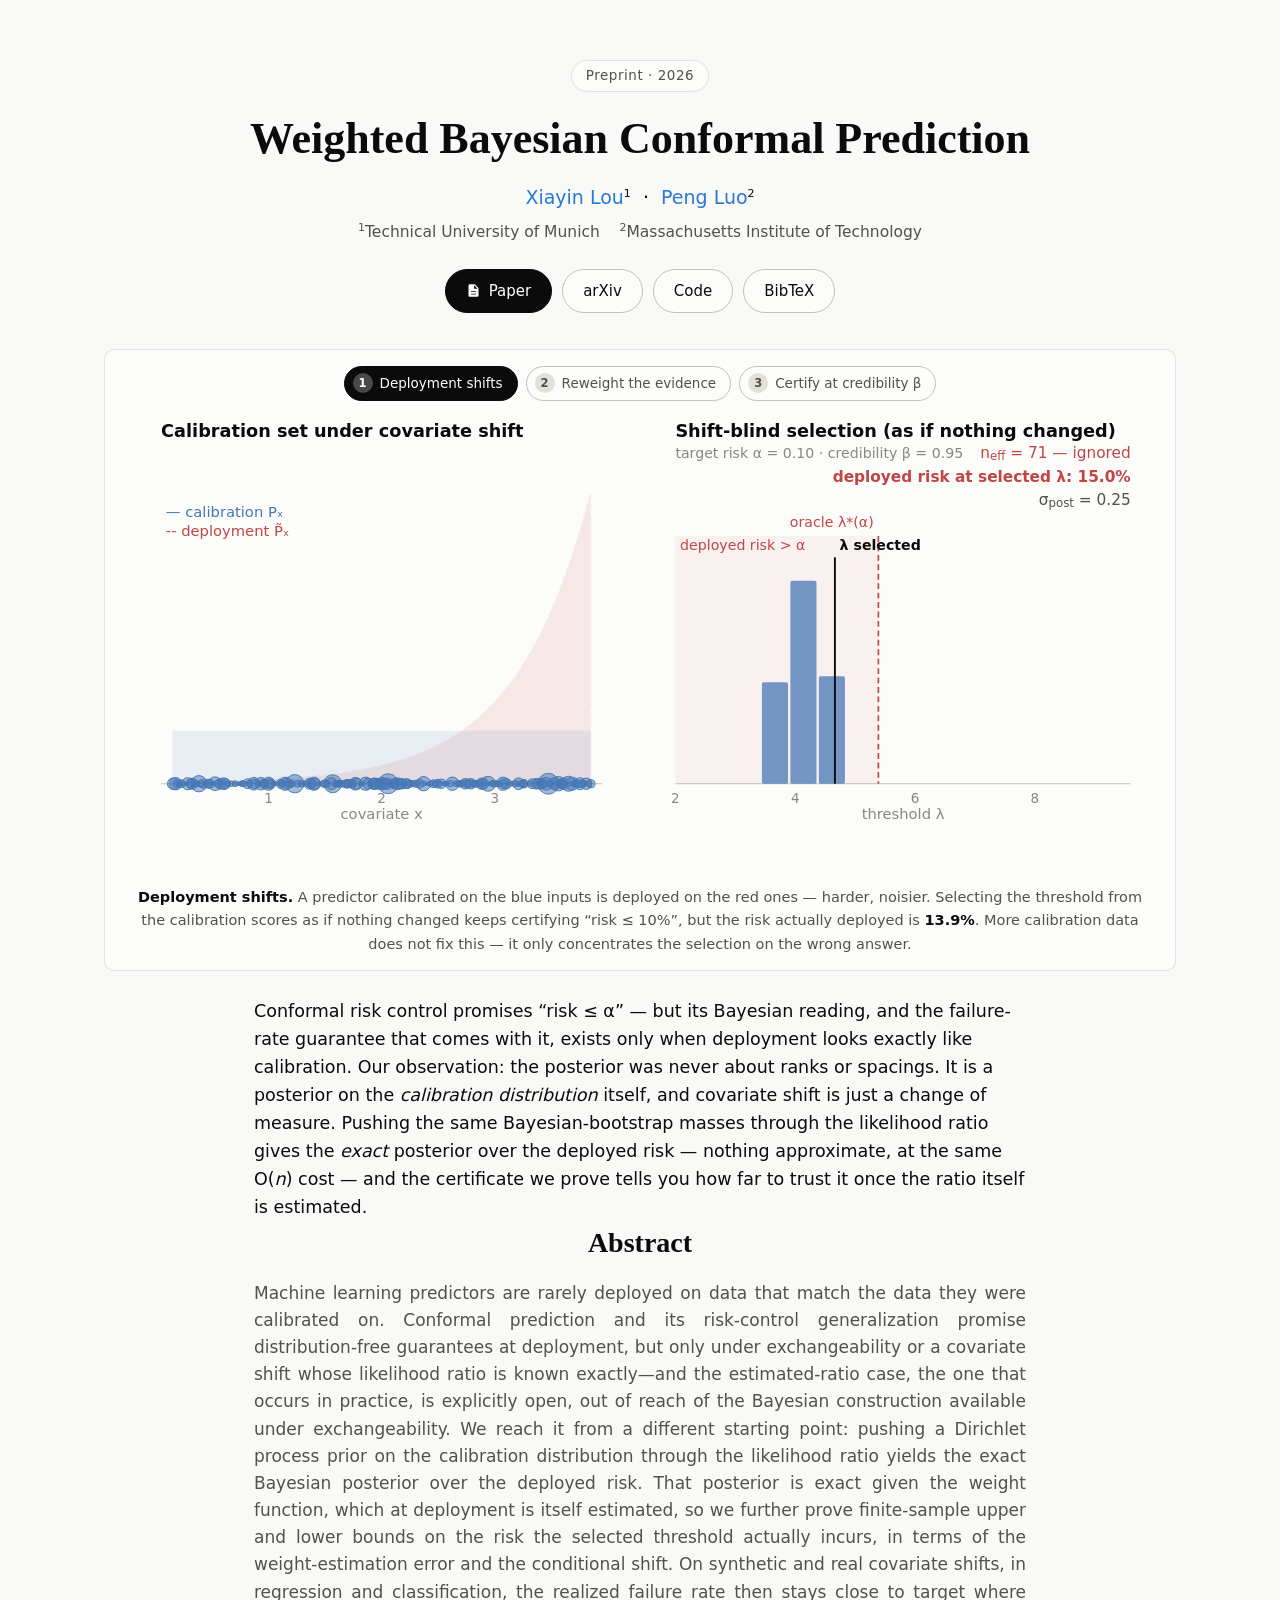
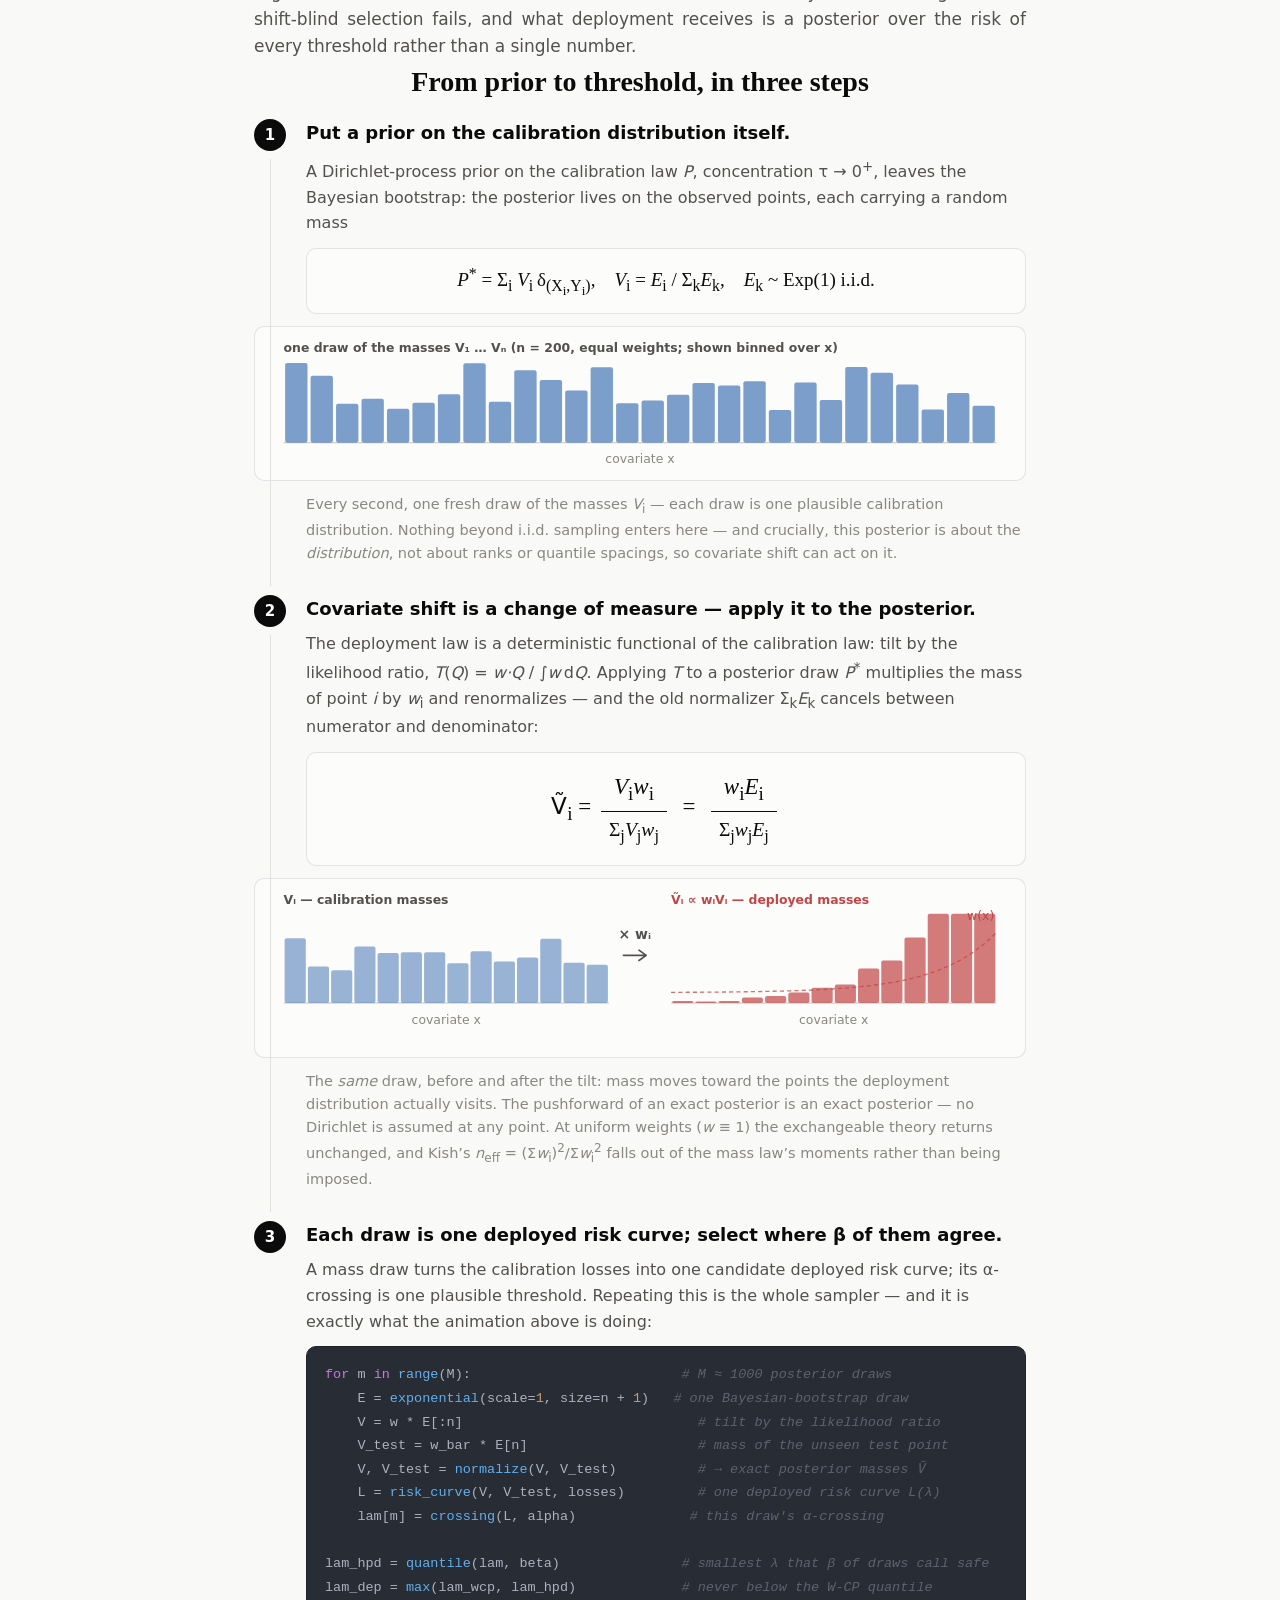
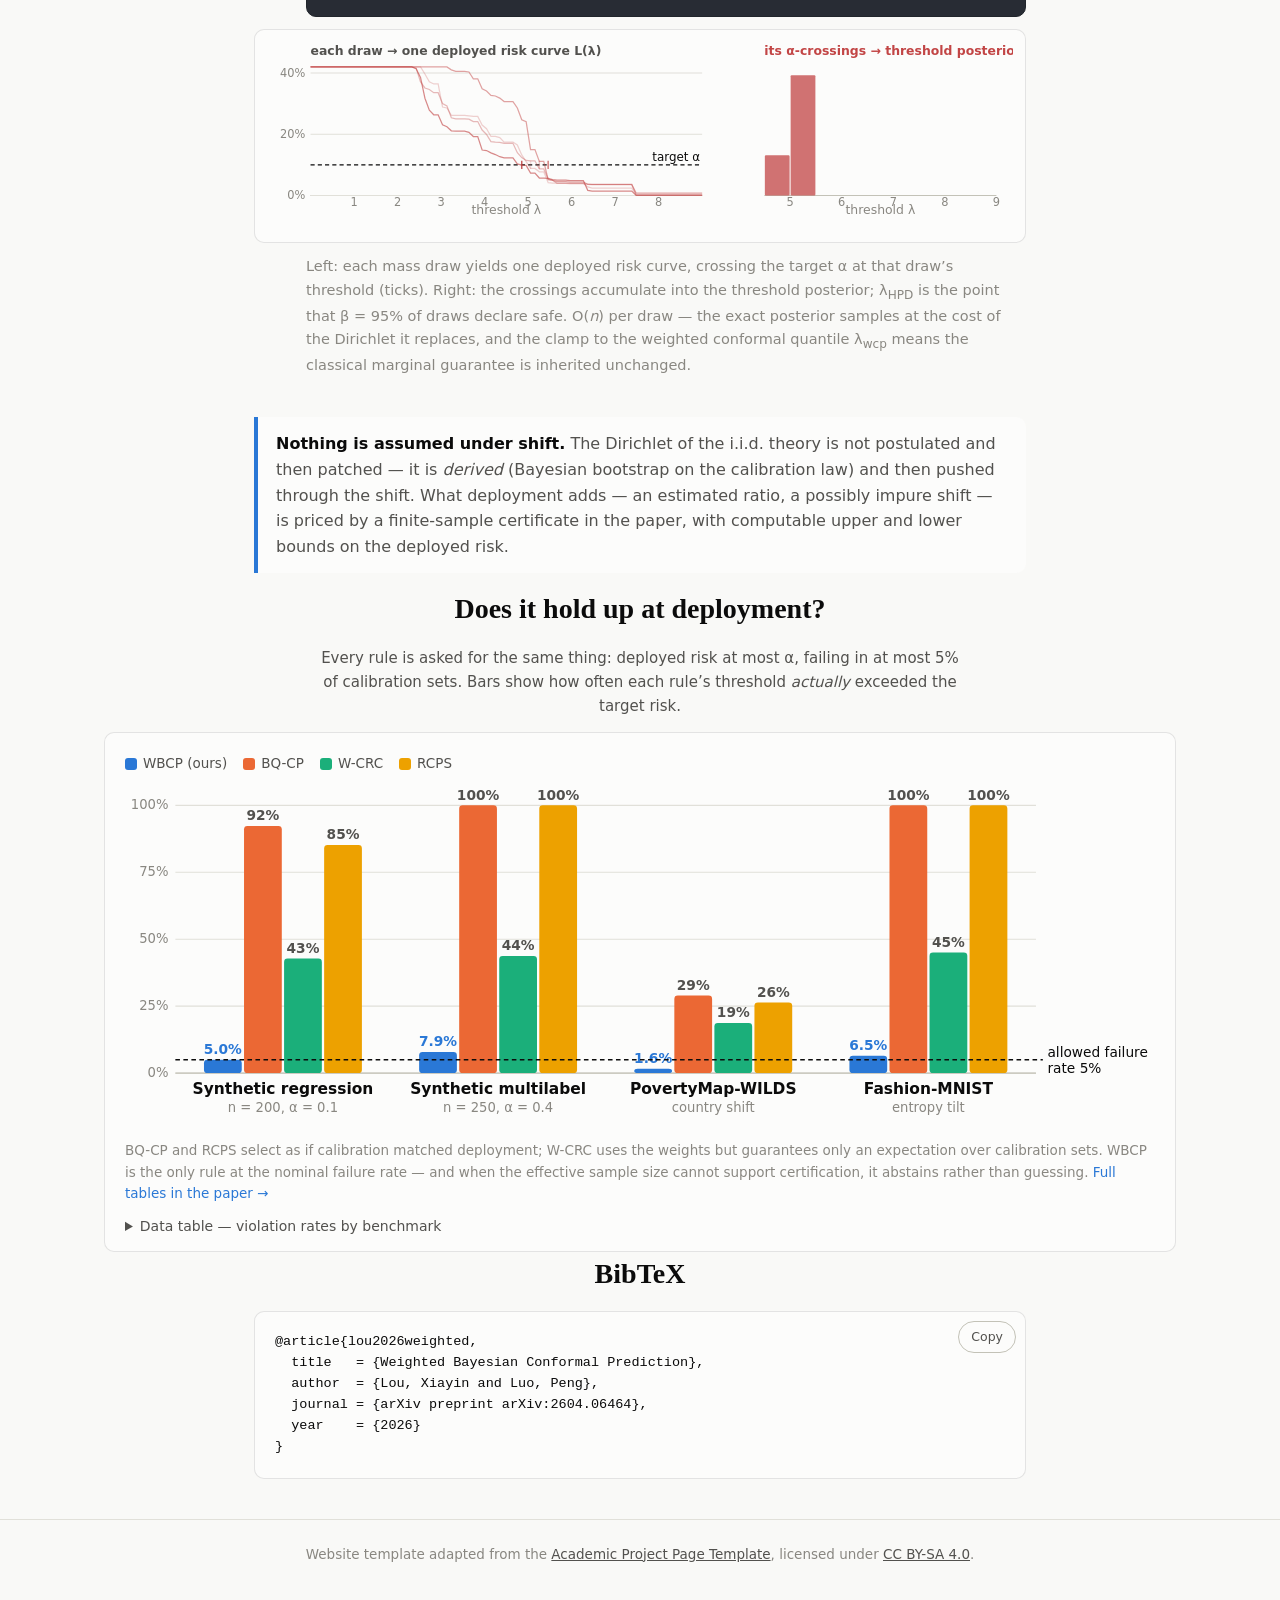
<file: index.html>
<!DOCTYPE html>
<html lang="en">
<head>
  <meta charset="utf-8">
  <meta name="viewport" content="width=device-width, initial-scale=1">
  <title>Weighted Bayesian Conformal Prediction</title>
  <meta name="description"
        content="WBCP: the exact Bayesian posterior over the deployed risk under estimated covariate shift.">
  <link rel="icon" href="data:image/svg+xml,%3Csvg xmlns='http://www.w3.org/2000/svg' viewBox='0 0 100 100'%3E%3Ctext y='0.9em' font-size='90'%3E%F0%9F%8E%AF%3C/text%3E%3C/svg%3E">
  <link rel="stylesheet" href="static/css/style.css">
</head>
<body>

<!-- ================= Hero ================= -->
<header class="hero container">
  <div class="venue-chip">Preprint &middot; 2026</div>
  <h1>Weighted Bayesian Conformal Prediction</h1>
  <p class="authors">
    <a href="mailto:xiayin.lou@tum.de">Xiayin Lou</a><sup>1</sup> &nbsp;&middot;&nbsp;
    <a href="mailto:pengluo@mit.edu">Peng Luo</a><sup>2</sup>
  </p>
  <p class="affil">
    <sup>1</sup>Technical University of Munich &nbsp;&nbsp;
    <sup>2</sup>Massachusetts Institute of Technology
  </p>
  <div class="links">
    <a class="btn" href="static/paper.pdf">
      <svg viewBox="0 0 24 24" fill="currentColor"><path d="M6 2a2 2 0 0 0-2 2v16a2 2 0 0 0 2 2h12a2 2 0 0 0 2-2V8l-6-6H6zm7 1.5L18.5 9H13V3.5zM8 13h8v1.5H8V13zm0 4h8v1.5H8V17z"/></svg>
      Paper
    </a>
    <a class="btn secondary" href="https://arxiv.org/abs/2604.06464">arXiv</a>
    <a class="btn secondary" href="https://github.com/Vezarachan/wbcp">Code</a>
    <a class="btn secondary" href="#bibtex">BibTeX</a>
  </div>
</header>

<!-- ================= Hero animation ================= -->
<section class="container-wide">
  <div class="anim-block">
    <div class="stage-pills" id="stage-pills">
      <button data-stage="0" class="active"><span>1</span> Deployment shifts</button>
      <button data-stage="1"><span>2</span> Reweight the evidence</button>
      <button data-stage="2"><span>3</span> Certify at credibility &beta;</button>
    </div>
    <div id="hero-anim"></div>
    <p class="stage-caption" id="stage-caption"></p>
  </div>
</section>

<section class="container" style="padding-top: 0;">
  <p class="lede">
    Conformal risk control promises &ldquo;risk &le; &alpha;&rdquo; &mdash; but its Bayesian
    reading, and the failure-rate guarantee that comes with it, exists only when
    deployment looks exactly like calibration. Our observation: the posterior was never
    about ranks or spacings. It is a posterior on the <em>calibration distribution</em>
    itself, and covariate shift is just a change of measure. Pushing the same
    Bayesian-bootstrap masses through the likelihood ratio gives the <em>exact</em>
    posterior over the deployed risk &mdash; nothing approximate, at the same
    O(<em>n</em>) cost &mdash; and the certificate we prove tells you how far to trust
    it once the ratio itself is estimated.
  </p>
</section>

<!-- ================= Abstract ================= -->
<section class="container">
  <h2>Abstract</h2>
  <p class="abstract-text">
    Machine learning predictors are rarely deployed on data that match the data they
    were calibrated on. Conformal prediction and its risk-control generalization
    promise distribution-free guarantees at deployment, but only under exchangeability
    or a covariate shift whose likelihood ratio is known exactly&mdash;and the
    estimated-ratio case, the one that occurs in practice, is explicitly open, out of
    reach of the Bayesian construction available under exchangeability. We reach it
    from a different starting point: pushing a Dirichlet process prior on the
    calibration distribution through the likelihood ratio yields the exact Bayesian
    posterior over the deployed risk. That posterior is exact given the weight
    function, which at deployment is itself estimated, so we further prove
    finite-sample upper and lower bounds on the risk the selected threshold actually
    incurs, in terms of the weight-estimation error and the conditional shift. On
    synthetic and real covariate shifts, in regression and classification, the
    realized failure rate then stays close to target where shift-blind selection
    fails, and what deployment receives is a posterior over the risk of every
    threshold rather than a single number.
  </p>
</section>

<!-- ================= Method: three steps ================= -->
<section class="container">
  <h2>From prior to threshold, in three steps</h2>

  <ol class="steps">
    <li>
      <h3>Put a prior on the calibration distribution itself.</h3>
      <p>
        A Dirichlet-process prior on the calibration law <em>P</em>, concentration
        &tau; &rarr; 0<sup>+</sup>, leaves the Bayesian bootstrap: the posterior lives on
        the observed points, each carrying a random mass
      </p>
      <div class="eq-line">
        <em>P</em><sup>*</sup> = &Sigma;<sub>i</sub> <em>V</em><sub>i</sub>&thinsp;&delta;<sub>(X<sub>i</sub>,Y<sub>i</sub>)</sub>,
        &nbsp;&nbsp;
        <em>V</em><sub>i</sub> = <em>E</em><sub>i</sub> / &Sigma;<sub>k</sub><em>E</em><sub>k</sub>,
        &nbsp;&nbsp; <em>E</em><sub>k</sub> ~ Exp(1) i.i.d.
      </div>
      <div class="step-viz" id="viz-boot"></div>
      <p class="step-note">
        Every second, one fresh draw of the masses <em>V</em><sub>i</sub> &mdash; each draw is
        one plausible calibration distribution. Nothing beyond i.i.d. sampling enters here
        &mdash; and crucially, this posterior is about the <em>distribution</em>, not about
        ranks or quantile spacings, so covariate shift can act on it.
      </p>
    </li>
    <li>
      <h3>Covariate shift is a change of measure &mdash; apply it to the posterior.</h3>
      <p>
        The deployment law is a deterministic functional of the calibration law:
        tilt by the likelihood ratio, <em>T</em>(<em>Q</em>) = <em>w&middot;Q</em> / &int;<em>w</em>&thinsp;d<em>Q</em>.
        Applying <em>T</em> to a posterior draw <em>P</em><sup>*</sup> multiplies the mass of point <em>i</em>
        by <em>w</em><sub>i</sub> and renormalizes &mdash; and the old normalizer
        &Sigma;<sub>k</sub><em>E</em><sub>k</sub> cancels between numerator and denominator:
      </p>
      <div class="eq-line eq-main">
        V&#771;<sub>i</sub> =
        <span class="frac">
          <span class="num"><em>V</em><sub>i</sub><em>w</em><sub>i</sub></span>
          <span class="den">&Sigma;<sub>j</sub><em>V</em><sub>j</sub><em>w</em><sub>j</sub></span>
        </span>
        &nbsp;=&nbsp;
        <span class="frac">
          <span class="num"><em>w</em><sub>i</sub><em>E</em><sub>i</sub></span>
          <span class="den">&Sigma;<sub>j</sub><em>w</em><sub>j</sub><em>E</em><sub>j</sub></span>
        </span>
      </div>
      <div class="step-viz" id="viz-tilt"></div>
      <p class="step-note">
        The <em>same</em> draw, before and after the tilt: mass moves toward the points the
        deployment distribution actually visits. The pushforward of an exact posterior is an
        exact posterior &mdash; no Dirichlet is assumed at any point. At uniform weights
        (<em>w</em> &equiv; 1) the exchangeable theory returns unchanged, and Kish&rsquo;s
        <em>n</em><sub>eff</sub> = (&Sigma;<em>w</em><sub>i</sub>)<sup>2</sup>/&Sigma;<em>w</em><sub>i</sub><sup>2</sup>
        falls out of the mass law&rsquo;s moments rather than being imposed.
      </p>
    </li>
    <li>
      <h3>Each draw is one deployed risk curve; select where &beta; of them agree.</h3>
      <p>
        A mass draw turns the calibration losses into one candidate deployed risk curve;
        its &alpha;-crossing is one plausible threshold. Repeating this is the whole
        sampler &mdash; and it is exactly what the animation above is doing:
      </p>
      <pre class="algo"><code><span class="k">for</span> m <span class="k">in</span> <span class="fn">range</span>(M):                          <span class="c"># M &asymp; 1000 posterior draws</span>
    E = <span class="fn">exponential</span>(scale=<span class="nb">1</span>, size=n + <span class="nb">1</span>)   <span class="c"># one Bayesian-bootstrap draw</span>
    V = w * E[:n]                             <span class="c"># tilt by the likelihood ratio</span>
    V_test = w_bar * E[n]                     <span class="c"># mass of the unseen test point</span>
    V, V_test = <span class="fn">normalize</span>(V, V_test)          <span class="c"># &#8594; exact posterior masses V&#771;</span>
    L = <span class="fn">risk_curve</span>(V, V_test, losses)         <span class="c"># one deployed risk curve L(&lambda;)</span>
    lam[m] = <span class="fn">crossing</span>(L, alpha)              <span class="c"># this draw's &alpha;-crossing</span>

lam_hpd = <span class="fn">quantile</span>(lam, beta)               <span class="c"># smallest &lambda; that &beta; of draws call safe</span>
lam_dep = <span class="fn">max</span>(lam_wcp, lam_hpd)             <span class="c"># never below the W-CP quantile</span></code></pre>
      <div class="step-viz" id="viz-curves"></div>
      <p class="step-note">
        Left: each mass draw yields one deployed risk curve, crossing the target &alpha; at
        that draw&rsquo;s threshold (ticks). Right: the crossings accumulate into the threshold
        posterior; &lambda;<sub>HPD</sub> is the point that &beta; = 95% of draws declare safe.
        O(<em>n</em>) per draw &mdash; the exact posterior samples at the cost of the Dirichlet
        it replaces, and the clamp to the weighted conformal quantile &lambda;<sub>wcp</sub>
        means the classical marginal guarantee is inherited unchanged.
      </p>
    </li>
  </ol>

  <div class="insight">
    <b>Nothing is assumed under shift.</b> The Dirichlet of the i.i.d. theory is not
    postulated and then patched &mdash; it is <em>derived</em> (Bayesian bootstrap on the
    calibration law) and then pushed through the shift. What deployment adds &mdash; an
    estimated ratio, a possibly impure shift &mdash; is priced by a finite-sample
    certificate in the paper, with computable upper and lower bounds on the deployed risk.
  </div>
</section>

<!-- ================= Comparison ================= -->
<section class="container-wide" id="comparison">
  <h2>Does it hold up at deployment?</h2>
  <p class="chart-sub" style="text-align:center; max-width:640px; margin:0 auto 6px;">
    Every rule is asked for the same thing: deployed risk at most &alpha;, failing in at
    most 5% of calibration sets. Bars show how often each rule&rsquo;s threshold
    <em>actually</em> exceeded the target risk.
  </p>
  <div class="chart-block">
    <div class="legend-row" id="bars-legend"></div>
    <div id="bars-chart"></div>
    <p class="chart-note">
      BQ-CP and RCPS select as if calibration matched deployment; W-CRC uses the weights
      but guarantees only an expectation over calibration sets. WBCP is the only rule at
      the nominal failure rate &mdash; and when the effective sample size cannot support
      certification, it abstains rather than guessing.
      <a href="static/paper.pdf">Full tables in the paper &rarr;</a>
    </p>
    <div id="bars-table"></div>
  </div>
</section>

<!-- ================= BibTeX ================= -->
<section class="container" id="bibtex">
  <h2>BibTeX</h2>
  <div class="bibtex-box">
    <button class="copy-btn" id="copy-bib">Copy</button>
    <pre id="bib-text">@article{lou2026weighted,
  title   = {Weighted Bayesian Conformal Prediction},
  author  = {Lou, Xiayin and Luo, Peng},
  journal = {arXiv preprint arXiv:2604.06464},
  year    = {2026}
}</pre>
  </div>
</section>

<footer>
  <div class="container">
    <p>
      Website template adapted from the
      <a href="https://github.com/eliahuhorwitz/Academic-project-page-template">Academic Project Page Template</a>,
      licensed under
      <a href="https://creativecommons.org/licenses/by-sa/4.0/">CC BY-SA 4.0</a>.
    </p>
  </div>
</footer>

<div id="tooltip" role="status" aria-hidden="true"></div>

<script src="static/js/d3.v7.min.js"></script>
<script src="static/js/hero.js"></script>
<script src="static/js/steps.js"></script>
<script src="static/js/compare.js"></script>
<script>
  document.getElementById('copy-bib').addEventListener('click', function () {
    var btn = this;
    navigator.clipboard.writeText(document.getElementById('bib-text').textContent)
      .then(function () {
        btn.textContent = 'Copied!';
        setTimeout(function () { btn.textContent = 'Copy'; }, 1500);
      });
  });
</script>
</body>
</html>
</file>
<file: static/css/style.css>
/* WBCP project page — light, self-contained, no external assets */
:root {
  --page: #f9f9f7;
  --surface: #fcfcfb;
  --ink: #0b0b0b;
  --ink-2: #52514e;
  --muted: #898781;
  --grid: #e1e0d9;
  --baseline: #c3c2b7;
  --border: rgba(11, 11, 11, 0.10);
  --accent: #2a78d6;      /* WBCP / calibration */
  --critical: #d03b3b;    /* test tilt / violation */
  --good: #006300;
  --radius: 10px;
  --sans: system-ui, -apple-system, "Segoe UI", sans-serif;
  --serif: Charter, "Bitstream Charter", Cambria, Georgia, serif;
}

* { margin: 0; padding: 0; box-sizing: border-box; }
html { scroll-behavior: smooth; }

body {
  font-family: var(--sans);
  background: var(--page);
  color: var(--ink);
  line-height: 1.6;
  font-size: 17px;
  -webkit-font-smoothing: antialiased;
}

.container { max-width: 820px; margin: 0 auto; padding: 0 24px; }
.container-wide { max-width: 1120px; margin: 0 auto; padding: 0 24px; }

/* ---------- Hero ---------- */
.hero { text-align: center; padding: 60px 0 30px; }

.venue-chip {
  display: inline-block;
  font-size: 13.5px;
  letter-spacing: 0.04em;
  color: var(--ink-2);
  border: 1px solid var(--border);
  background: var(--surface);
  border-radius: 999px;
  padding: 4px 14px;
  margin-bottom: 22px;
}

.hero h1 {
  font-family: var(--serif);
  font-size: clamp(30px, 5vw, 44px);
  font-weight: 700;
  line-height: 1.15;
  margin-bottom: 18px;
}

.authors { font-size: 19px; margin-bottom: 6px; }
.authors a { color: var(--accent); text-decoration: none; }
.authors a:hover { text-decoration: underline; }
.affil { font-size: 15.5px; color: var(--ink-2); margin-bottom: 24px; }
.affil sup, .authors sup { font-size: 11px; }

.links { display: flex; flex-wrap: wrap; gap: 10px; justify-content: center; }

.btn {
  display: inline-flex; align-items: center; gap: 8px;
  background: var(--ink);
  color: #fff;
  border-radius: 999px;
  padding: 9px 20px;
  font-size: 15px;
  text-decoration: none;
  border: 1px solid var(--ink);
  transition: opacity 120ms ease;
}
.btn:hover { opacity: 0.82; }
.btn.secondary { background: var(--surface); color: var(--ink); border-color: var(--baseline); }
.btn svg { width: 15px; height: 15px; flex: none; }
.btn.disabled { opacity: 0.45; pointer-events: none; }

/* ---------- Sections ---------- */
section { padding: 26px 0; }

h2 {
  font-family: var(--serif);
  font-size: 28px;
  margin-bottom: 14px;
  text-align: center;
}

.abstract-text { text-align: justify; color: var(--ink-2); }

.lede { margin-top: 26px; font-size: 17.5px; }

/* ---------- Hero animation ---------- */
.anim-block {
  background: var(--surface);
  border: 1px solid var(--border);
  border-radius: var(--radius);
  padding: 16px 16px 14px;
  margin-top: 6px;
}

.stage-pills { display: flex; gap: 8px; flex-wrap: wrap; justify-content: center; margin-bottom: 10px; }
.stage-pills button {
  font: inherit; font-size: 13.5px;
  padding: 6px 14px 6px 8px;
  border-radius: 999px;
  border: 1px solid var(--baseline);
  background: var(--surface);
  color: var(--ink-2);
  cursor: pointer;
  display: inline-flex; align-items: center; gap: 7px;
  transition: background 150ms ease, color 150ms ease;
}
.stage-pills button span {
  width: 20px; height: 20px; border-radius: 50%;
  background: var(--grid); color: var(--ink-2);
  display: inline-flex; align-items: center; justify-content: center;
  font-size: 11.5px; font-weight: 600;
}
.stage-pills button.active { background: var(--ink); color: #fff; border-color: var(--ink); }
.stage-pills button.active span { background: rgba(255,255,255,0.25); color: #fff; }

#hero-anim { overflow-x: auto; }
#hero-anim svg { width: 100%; min-width: 620px; height: auto; display: block; }

.stage-caption {
  font-size: 14.5px;
  color: var(--ink-2);
  text-align: center;
  min-height: 44px;
  margin-top: 8px;
  padding: 0 10px;
}
.stage-caption b { color: var(--ink); }

/* ---------- Method steps ---------- */
.steps { list-style: none; counter-reset: step; margin-top: 6px; }
.steps > li {
  counter-increment: step;
  position: relative;
  padding: 0 0 26px 52px;
}
.steps > li::before {
  content: counter(step);
  position: absolute; left: 0; top: 0;
  width: 32px; height: 32px; border-radius: 50%;
  background: var(--ink); color: #fff;
  display: flex; align-items: center; justify-content: center;
  font-size: 15px; font-weight: 600;
}
.steps > li:not(:last-child)::after {
  content: "";
  position: absolute; left: 15.5px; top: 40px; bottom: 6px;
  width: 1px; background: var(--grid);
}
.steps h3 { font-size: 18px; margin: 3px 0 8px; }
.steps p { color: var(--ink-2); font-size: 16px; }
.step-note { font-size: 14.5px !important; color: var(--muted) !important; margin-top: 8px; }

.eq-line {
  font-family: var(--serif);
  font-size: 19px;
  text-align: center;
  background: var(--surface);
  border: 1px solid var(--border);
  border-radius: var(--radius);
  padding: 12px 14px;
  margin: 12px 0;
  overflow-x: auto;
}
.eq-line.eq-main { font-size: 23px; padding: 16px 14px; }
.frac { display: inline-flex; flex-direction: column; vertical-align: middle; margin: 0 4px; text-align: center; }
.frac .num { padding: 0 8px 2px; border-bottom: 1.5px solid var(--ink); }
.frac .den { padding: 2px 8px 0; font-size: 0.85em; }

.step-viz {
  background: var(--surface);
  border: 1px solid var(--border);
  border-radius: var(--radius);
  padding: 10px 12px 6px;
  margin: 12px 0 12px -52px;   /* break out of the step indent for a larger canvas */
  overflow-x: auto;
}
@media (max-width: 640px) {
  .step-viz { margin-left: 0; }
}
.step-viz svg { width: 100%; min-width: 560px; height: auto; display: block; }

/* Atom One Dark */
.algo {
  background: #282c34;
  border: 1px solid #21252b;
  border-radius: var(--radius);
  padding: 16px 18px;
  margin: 12px 0;
  overflow-x: auto;
  font-family: ui-monospace, SFMono-Regular, Menlo, monospace;
  font-size: 13.5px;
  line-height: 1.75;
  color: #abb2bf;
}
.algo .c { color: #5c6370; font-style: italic; }  /* comments */
.algo .k { color: #c678dd; }                      /* keywords */
.algo .fn { color: #61afef; }                     /* function calls */
.algo .nb { color: #d19a66; }                     /* numbers */

/* ---------- Certificate ---------- */
.cert-box {
  background: var(--surface);
  border: 1px solid var(--border);
  border-radius: var(--radius);
  padding: 20px 22px 10px;
  margin-top: 14px;
}
.cert-eq-wrap { overflow-x: auto; }
.cert-eq {
  font-family: var(--serif);
  font-size: 17.5px;
  text-align: center;
  white-space: nowrap;
  padding: 6px 0 14px;
}
.tm-prod  { color: var(--accent); font-weight: 600; }
.tm-shift { color: var(--critical); font-weight: 600; }
.tm-stat  { color: var(--muted); font-weight: 600; }
.tm-clamp { color: var(--good); font-weight: 600; }

.term-list { list-style: none; border-top: 1px solid var(--grid); }
.term-list li {
  display: flex; gap: 14px; align-items: baseline;
  padding: 12px 0;
  font-size: 14.5px;
  color: var(--ink-2);
}
.term-list li + li { border-top: 1px solid var(--grid); }
.term-key {
  font-family: var(--serif);
  font-size: 16.5px;
  flex: none;
  min-width: 86px;
}

.insight {
  border-left: 4px solid var(--accent);
  background: var(--surface);
  border-radius: 0 var(--radius) var(--radius) 0;
  padding: 14px 18px;
  margin: 14px 0;
  font-size: 16px;
  color: var(--ink-2);
}
.insight b { color: var(--ink); }

/* ---------- Comparison chart ---------- */
.chart-sub { font-size: 15px; color: var(--ink-2); }

.chart-block {
  background: var(--surface);
  border: 1px solid var(--border);
  border-radius: var(--radius);
  padding: 20px 20px 14px;
  margin-top: 14px;
}
.chart-block #bars-chart { overflow-x: auto; }
.chart-block svg { width: 100%; min-width: 620px; height: auto; display: block; }

.legend-row {
  display: flex; flex-wrap: wrap; gap: 16px;
  font-size: 13.5px; color: var(--ink-2);
  margin: 0 0 12px;
}
.legend-row .li { display: inline-flex; align-items: center; gap: 6px; }
.legend-row .swatch { width: 12px; height: 12px; border-radius: 3px; display: inline-block; }

.chart-note { font-size: 13.5px; color: var(--muted); margin-top: 10px; }
.chart-note a { color: var(--accent); text-decoration: none; }
.chart-note a:hover { text-decoration: underline; }

details.table-view { margin-top: 10px; font-size: 14px; }
details.table-view summary { cursor: pointer; color: var(--ink-2); }
details.table-view table {
  border-collapse: collapse; margin-top: 10px; width: 100%;
  font-variant-numeric: tabular-nums;
}
details.table-view th, details.table-view td {
  border-bottom: 1px solid var(--grid);
  padding: 5px 10px; text-align: right;
}
details.table-view th:first-child, details.table-view td:first-child { text-align: left; }
details.table-view th { color: var(--ink-2); font-weight: 600; }

#tooltip {
  position: fixed;
  pointer-events: none;
  background: var(--ink);
  color: #fff;
  font-size: 13px;
  line-height: 1.45;
  padding: 8px 11px;
  border-radius: 8px;
  opacity: 0;
  transition: opacity 90ms ease;
  z-index: 50;
  max-width: 260px;
}
#tooltip .tt-title { font-weight: 600; margin-bottom: 2px; }
#tooltip .tt-row { display: flex; align-items: center; gap: 6px; }
#tooltip .tt-swatch { width: 9px; height: 9px; border-radius: 2px; display: inline-block; flex: none; }

/* ---------- BibTeX ---------- */
.bibtex-box { position: relative; margin-top: 6px; }
.bibtex-box pre {
  background: var(--surface);
  border: 1px solid var(--border);
  border-radius: var(--radius);
  padding: 20px;
  overflow-x: auto;
  font-size: 13.5px;
  line-height: 1.55;
  font-family: ui-monospace, SFMono-Regular, Menlo, monospace;
}
.copy-btn {
  position: absolute; top: 10px; right: 10px;
  font: inherit; font-size: 12.5px;
  padding: 5px 12px;
  border-radius: 999px;
  border: 1px solid var(--baseline);
  background: var(--surface);
  color: var(--ink-2);
  cursor: pointer;
}
.copy-btn:hover { background: var(--page); }

/* ---------- Footer ---------- */
footer {
  border-top: 1px solid var(--grid);
  margin-top: 40px;
  padding: 24px 0 38px;
  font-size: 13.5px;
  color: var(--muted);
  text-align: center;
}
footer a { color: var(--ink-2); }

@media (max-width: 640px) {
  body { font-size: 16px; }
  .stage-caption { min-height: 62px; }
}
</file>
